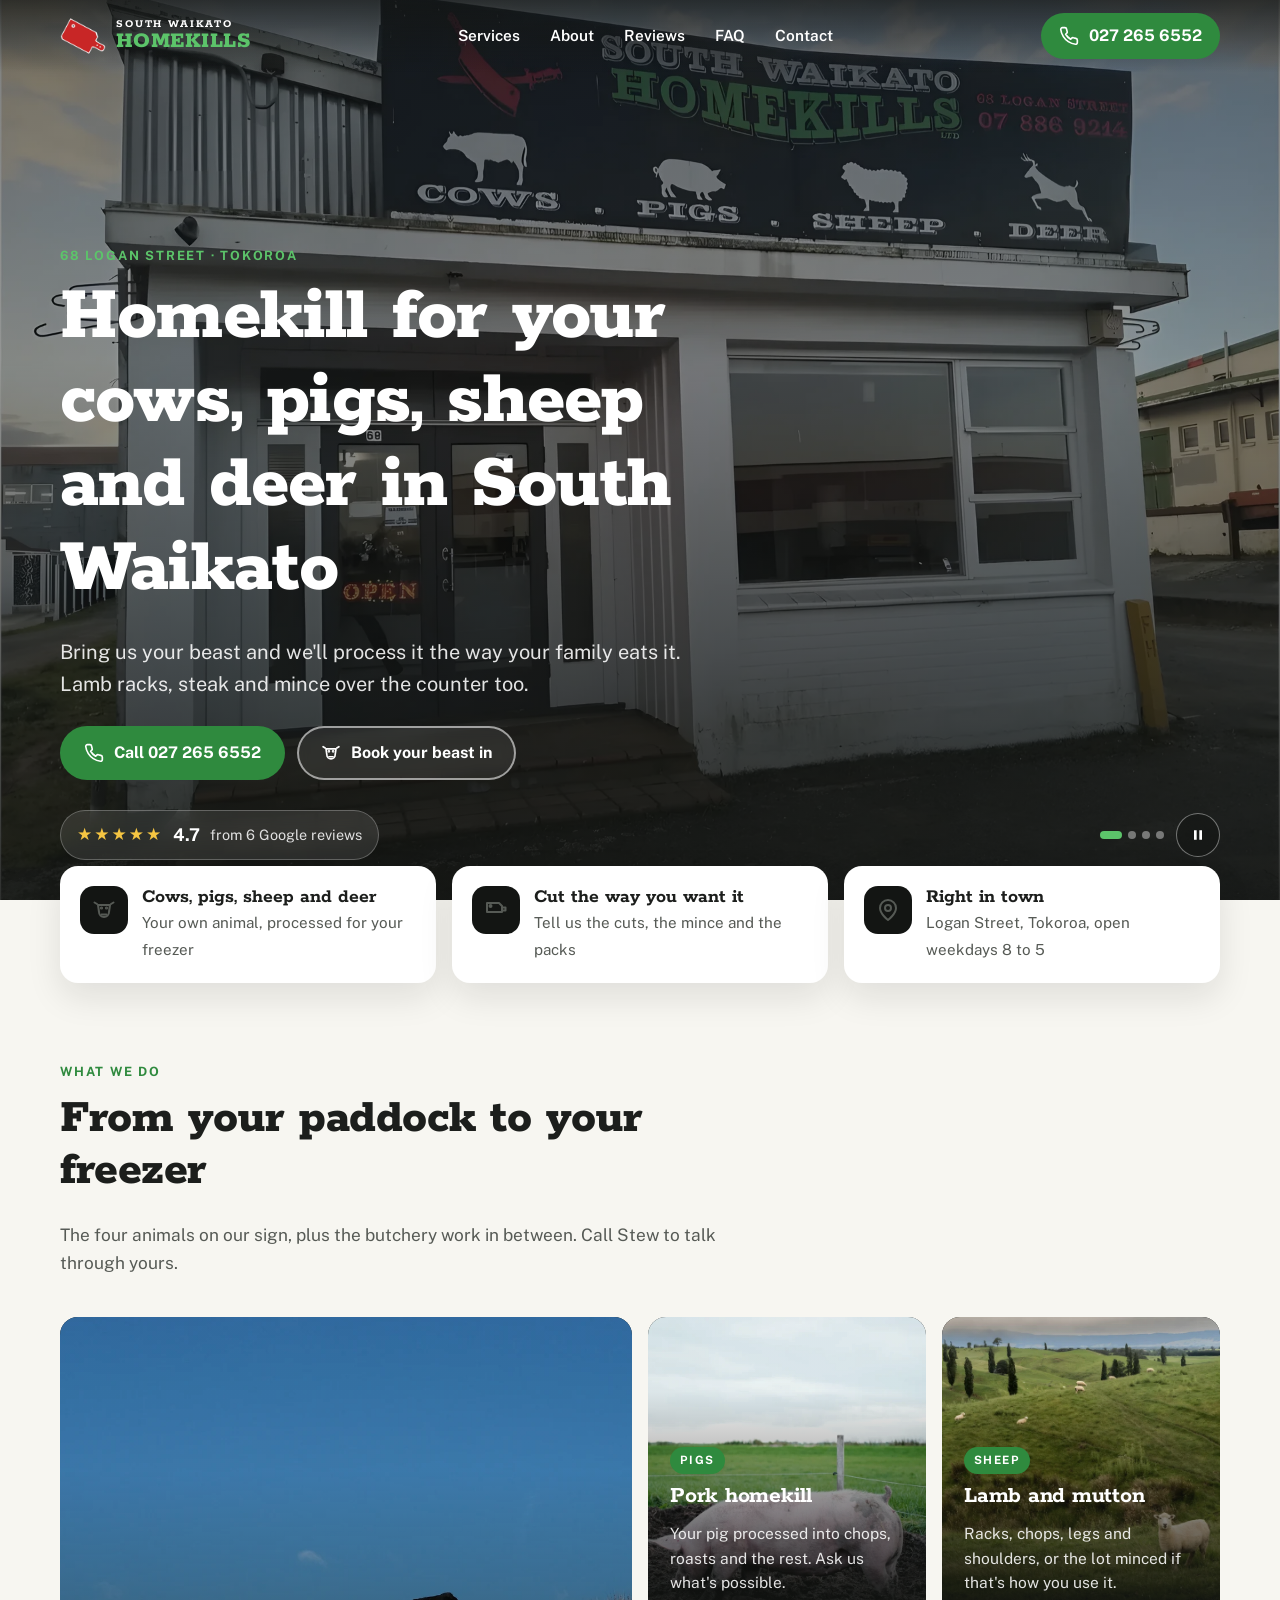
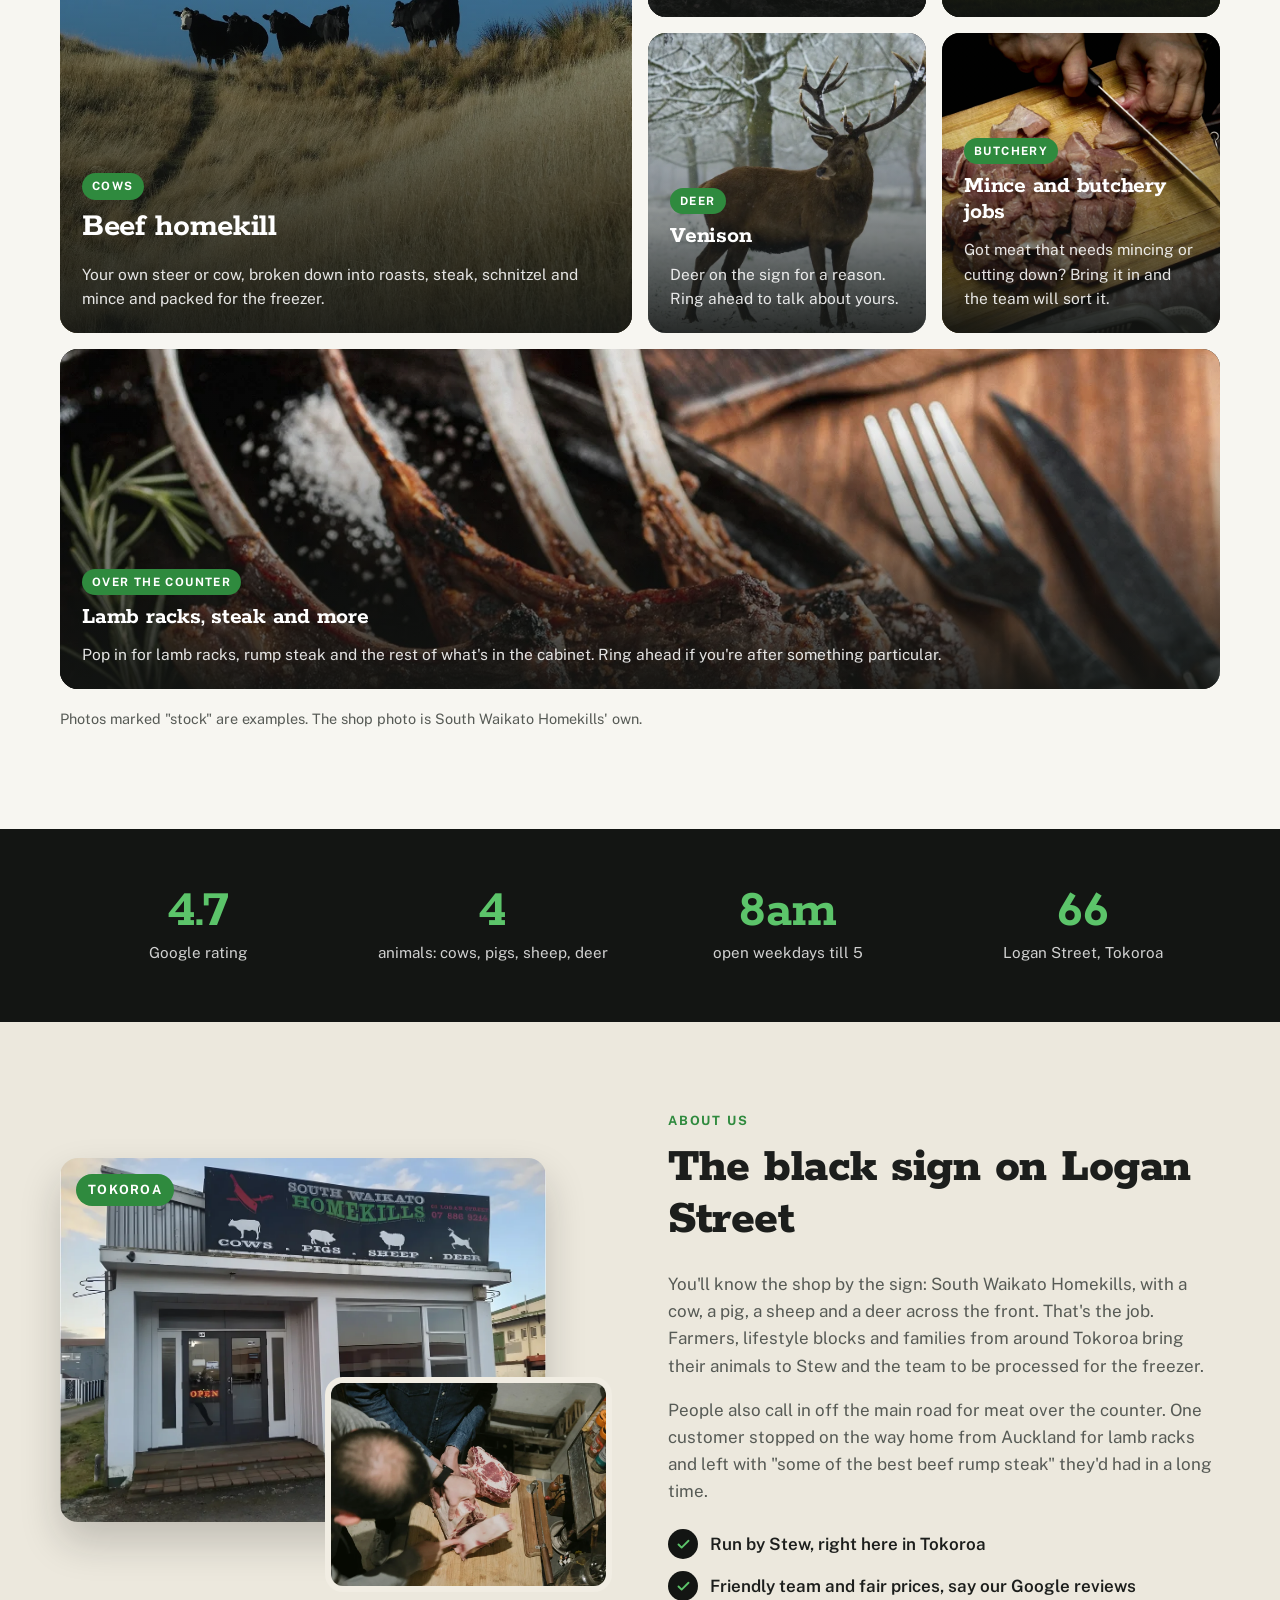
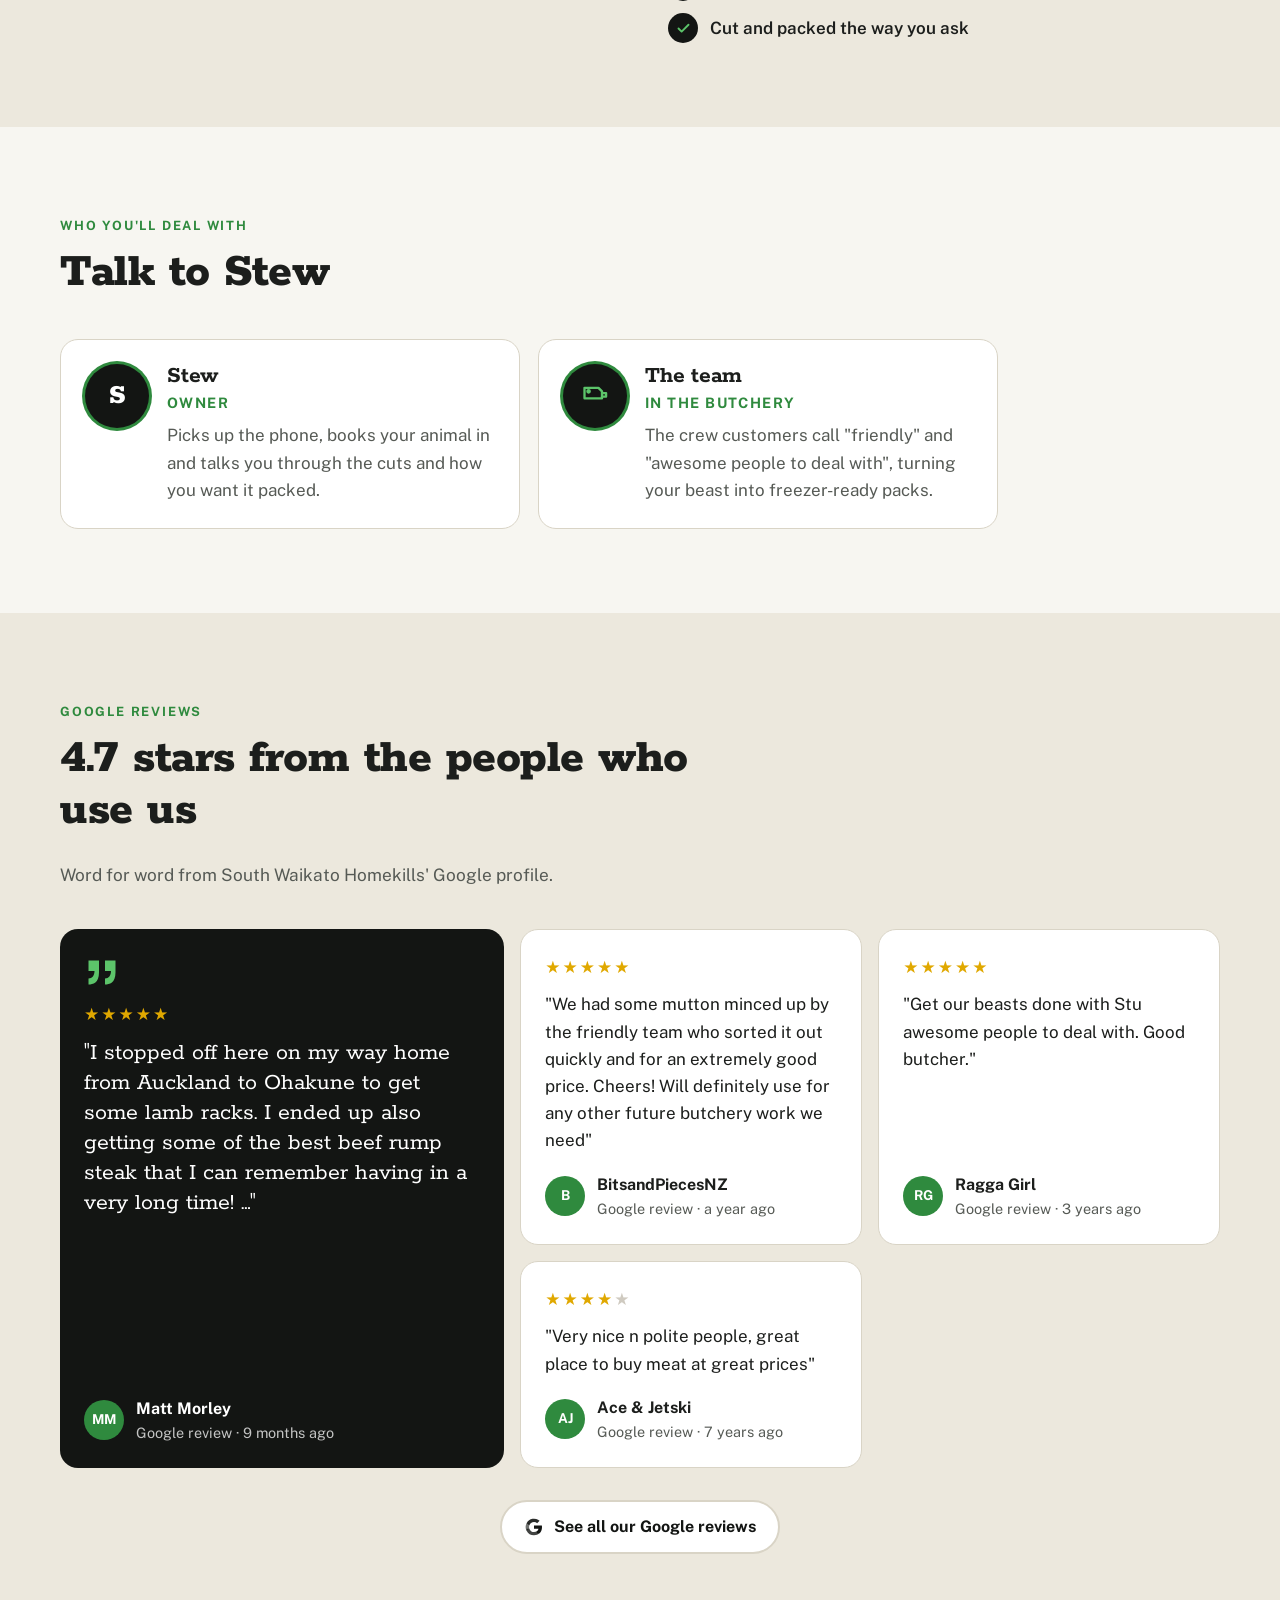
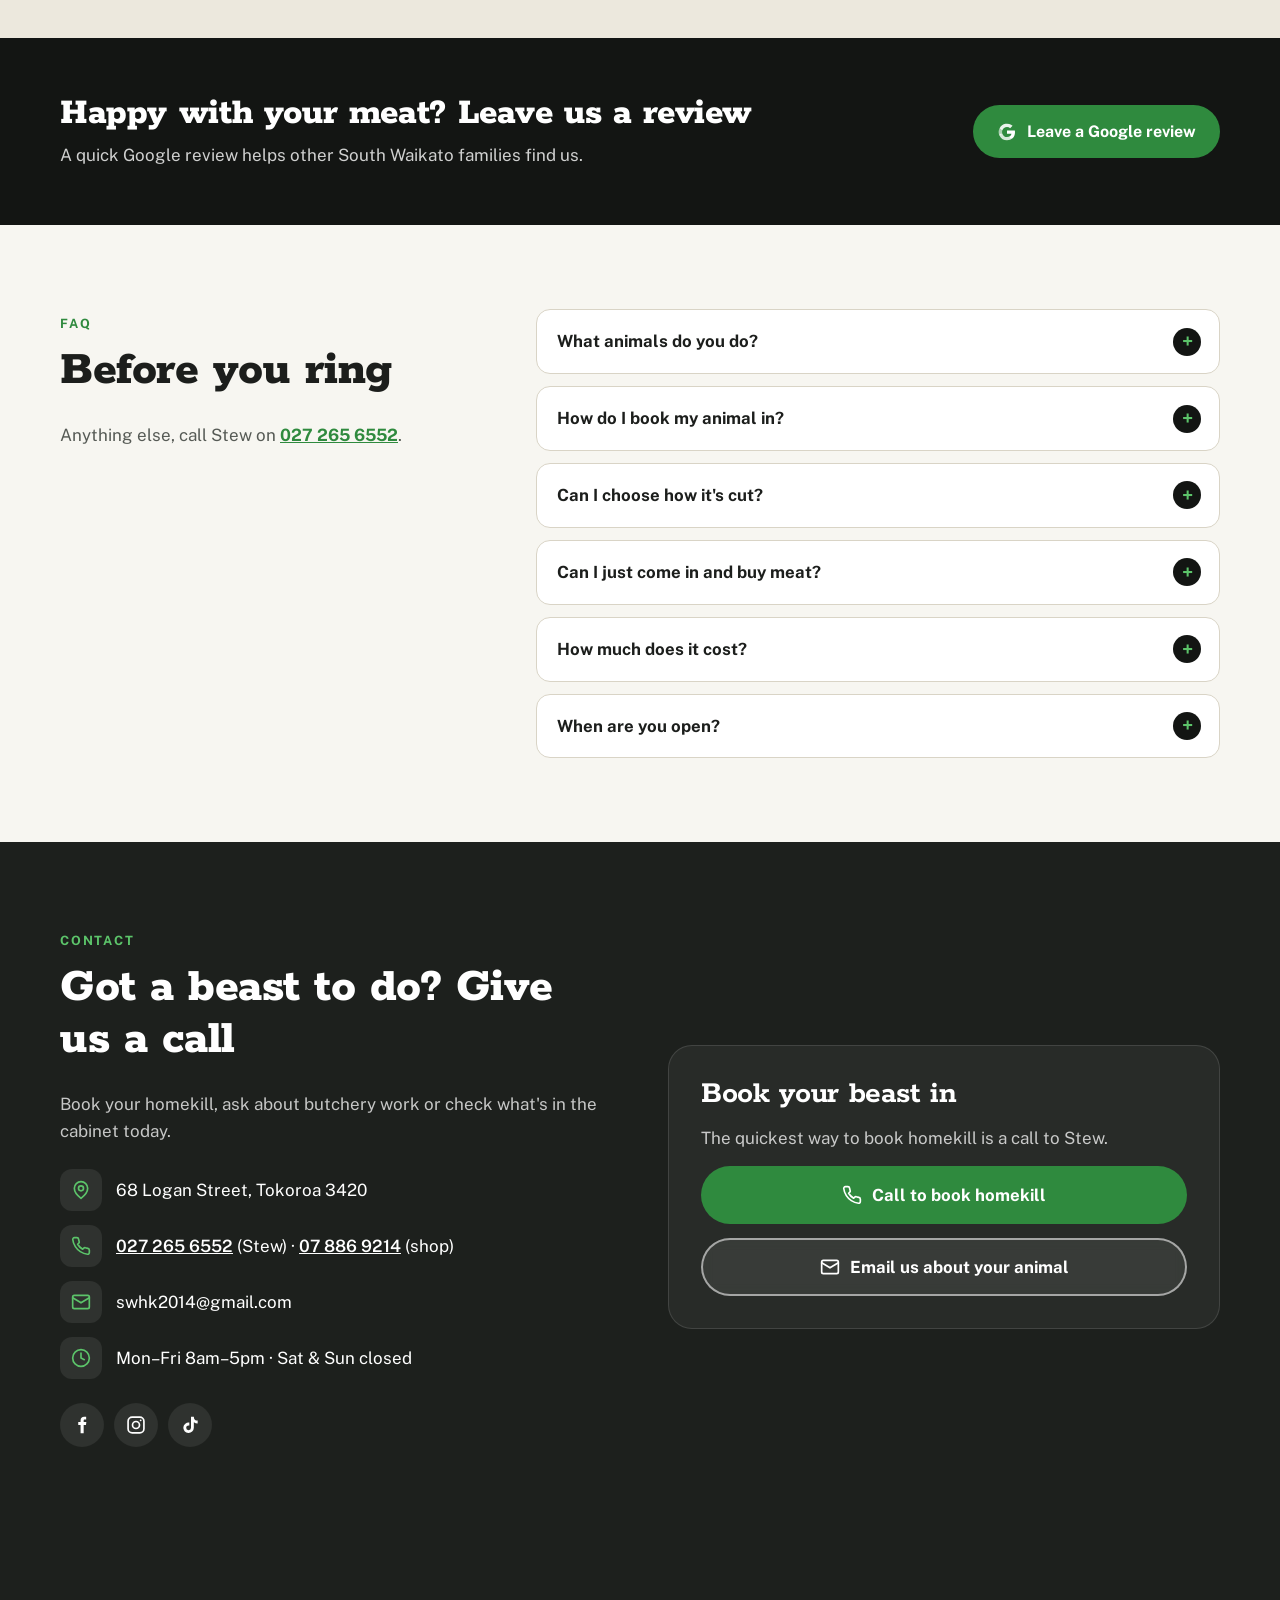
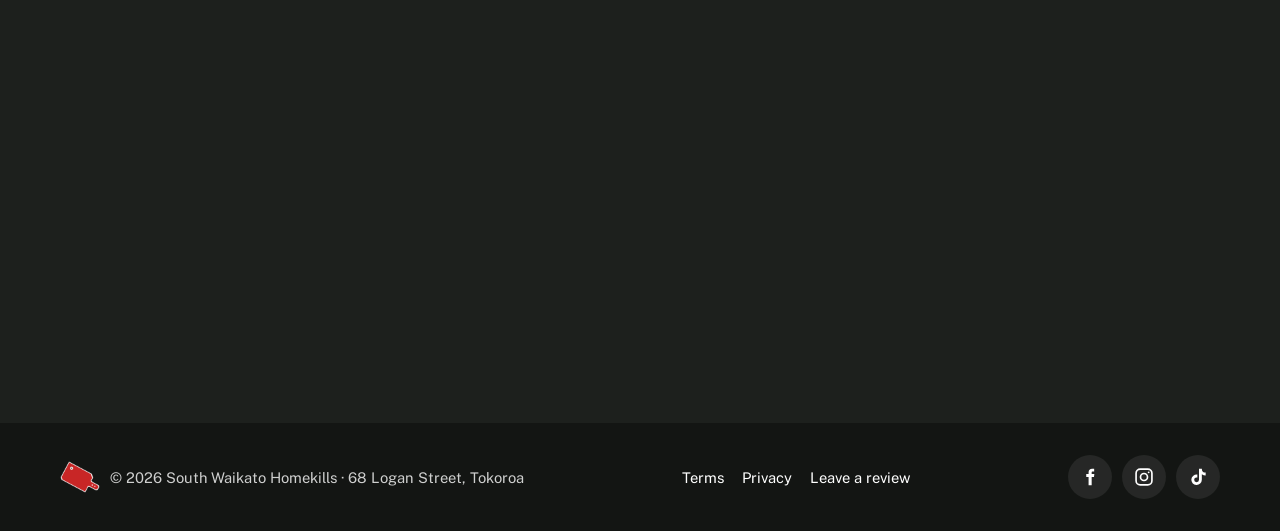
<file: index.html>
<!DOCTYPE html>
<html lang="en-NZ">
<head>
<meta charset="utf-8">
<meta name="viewport" content="width=device-width, initial-scale=1">
<meta name="robots" content="noindex">
<title>South Waikato Homekills | Homekill &amp; Butchery, Tokoroa</title>
<meta name="description" content="Homekill for cows, pigs, sheep and deer, with butchery and meat over the counter at 68 Logan Street, Tokoroa. Call Stew on 027 265 6552.">
<meta property="og:title" content="South Waikato Homekills | Homekill &amp; Butchery, Tokoroa">
<meta property="og:description" content="Cows, pigs, sheep and deer. Homekill and butchery at 68 Logan Street, Tokoroa.">
<meta property="og:image" content="https://south-waikato-homekills-demo.vercel.app/img/og-image.jpg">
<meta property="og:image:width" content="1200">
<meta property="og:image:height" content="630">
<meta property="og:type" content="website">
<link rel="icon" href="img/favicon.png" type="image/png">
<link rel="apple-touch-icon" href="img/apple-touch-icon.png">
<link rel="preconnect" href="https://fonts.googleapis.com">
<link rel="preconnect" href="https://fonts.gstatic.com" crossorigin>
<link href="https://fonts.googleapis.com/css2?family=Rokkitt:wght@600;700;800&family=Public+Sans:wght@400;500;600;700&display=swap" rel="stylesheet">
<link rel="preload" as="image" href="img/hero-1-1920.webp" imagesrcset="img/hero-1-1080.webp 1080w, img/hero-1-1920.webp 1920w, img/hero-1-3840.webp 3840w" imagesizes="100vw">
<script>document.documentElement.classList.add('js')</script>
<link rel="stylesheet" href="style.css">
</head>
<body>

<svg width="0" height="0" style="position:absolute" aria-hidden="true">
  <symbol id="i-phone" viewBox="0 0 24 24" fill="none" stroke="currentColor" stroke-width="2" stroke-linecap="round" stroke-linejoin="round"><path d="M22 16.9v3a2 2 0 0 1-2.2 2 19.8 19.8 0 0 1-8.6-3.1 19.5 19.5 0 0 1-6-6A19.8 19.8 0 0 1 2.1 4.2 2 2 0 0 1 4.1 2h3a2 2 0 0 1 2 1.7c.1 1 .4 1.9.7 2.8a2 2 0 0 1-.5 2.1L8 9.9a16 16 0 0 0 6 6l1.3-1.3a2 2 0 0 1 2.1-.4c.9.3 1.8.6 2.8.7a2 2 0 0 1 1.7 2z"/></symbol>
  <symbol id="i-mail" viewBox="0 0 24 24" fill="none" stroke="currentColor" stroke-width="2" stroke-linecap="round" stroke-linejoin="round"><rect x="2" y="4" width="20" height="16" rx="2"/><path d="m22 7-10 6L2 7"/></symbol>
  <symbol id="i-pin" viewBox="0 0 24 24" fill="none" stroke="currentColor" stroke-width="2" stroke-linecap="round" stroke-linejoin="round"><path d="M20 10c0 6-8 12-8 12s-8-6-8-12a8 8 0 0 1 16 0z"/><circle cx="12" cy="10" r="3"/></symbol>
  <symbol id="i-clock" viewBox="0 0 24 24" fill="none" stroke="currentColor" stroke-width="2" stroke-linecap="round" stroke-linejoin="round"><circle cx="12" cy="12" r="10"/><path d="M12 6v6l4 2"/></symbol>
  <symbol id="i-check" viewBox="0 0 24 24" fill="none" stroke="currentColor" stroke-width="3" stroke-linecap="round" stroke-linejoin="round"><path d="M20 6 9 17l-5-5"/></symbol>
  <symbol id="i-cleaver" viewBox="0 0 24 24" fill="none" stroke="currentColor" stroke-width="2" stroke-linecap="round" stroke-linejoin="round"><path d="M3 5h12l3 3v6H3z"/><path d="M18 9.5h3.5v3H18"/><circle cx="6.5" cy="8" r="1"/></symbol>
  <symbol id="i-cow" viewBox="0 0 24 24" fill="none" stroke="currentColor" stroke-width="2" stroke-linecap="round" stroke-linejoin="round"><path d="M5 6 2.5 4.5M19 6l2.5-1.5"/><path d="M6 7h12l-1 7a5 5 0 0 1-10 0z"/><path d="M9.5 16.5h5"/><circle cx="9.5" cy="10" r=".6" fill="currentColor"/><circle cx="14.5" cy="10" r=".6" fill="currentColor"/></symbol>
  <symbol id="i-freezer" viewBox="0 0 24 24" fill="none" stroke="currentColor" stroke-width="2" stroke-linecap="round" stroke-linejoin="round"><rect x="5" y="2" width="14" height="20" rx="2"/><path d="M5 9h14M8 5v1.5M8 12v3"/></symbol>
  <symbol id="i-quote" viewBox="0 0 24 24" fill="currentColor"><path d="M3 21c3 0 7-1 7-8V5H3v7h4c0 3-1.5 5-4 5v4zm11 0c3 0 7-1 7-8V5h-7v7h4c0 3-1.5 5-4 5v4z"/></symbol>
  <symbol id="i-play" viewBox="0 0 24 24" fill="currentColor"><path d="M8 5v14l11-7z"/></symbol>
  <symbol id="i-pause" viewBox="0 0 24 24" fill="currentColor"><path d="M6 5h4v14H6zM14 5h4v14h-4z"/></symbol>
  <symbol id="i-google" viewBox="0 0 24 24" fill="currentColor"><path d="M21.6 12.2c0-.7-.1-1.4-.2-2H12v3.8h5.4a4.6 4.6 0 0 1-2 3v2.5h3.2c1.9-1.7 3-4.3 3-7.3z"/><path d="M12 22c2.7 0 5-.9 6.6-2.4l-3.2-2.5c-.9.6-2 1-3.4 1-2.6 0-4.8-1.8-5.6-4.1H3.1v2.6A10 10 0 0 0 12 22z" opacity=".8"/><path d="M6.4 14c-.2-.6-.3-1.3-.3-2s.1-1.4.3-2V7.4H3.1a10 10 0 0 0 0 9.2z" opacity=".6"/><path d="M12 6c1.5 0 2.8.5 3.8 1.5l2.9-2.9A10 10 0 0 0 3.1 7.4L6.4 10C7.2 7.7 9.4 6 12 6z" opacity=".9"/></symbol>
  <symbol id="i-fb" viewBox="0 0 24 24" fill="currentColor"><path d="M14 8.5V6.8c0-.8.2-1.3 1.4-1.3H17V2.2c-.3 0-1.3-.1-2.5-.1-2.5 0-4.2 1.5-4.2 4.3v2.1H7.5V12h2.8v10H14V12h2.8l.4-3.5z"/></symbol>
  <symbol id="i-ig" viewBox="0 0 24 24" fill="none" stroke="currentColor" stroke-width="2"><rect x="2.5" y="2.5" width="19" height="19" rx="5"/><circle cx="12" cy="12" r="4.2"/><circle cx="17.6" cy="6.4" r="1.1" fill="currentColor" stroke="none"/></symbol>
  <symbol id="i-tt" viewBox="0 0 24 24" fill="currentColor"><path d="M16.6 2h-3.4v13.4a2.9 2.9 0 1 1-2.9-2.9c.3 0 .6 0 .9.1V9.1a6.3 6.3 0 1 0 5.4 6.3V8.6a8 8 0 0 0 4.6 1.5V6.7a4.7 4.7 0 0 1-4.6-4.7z"/></symbol>
</svg>

<a class="skip" href="#services">Skip to content</a>

<!-- 1. NAV -->
<header class="nav" id="nav">
  <div class="wrap">
    <a href="#top" class="logo" aria-label="South Waikato Homekills, back to top">
      <img src="img/logo-mark.png" alt="" width="960" height="960">
      <span><small>South Waikato</small>Homekills</span>
    </a>
    <ul class="nav-links" id="navLinks">
      <li><a href="#services">Services</a></li>
      <li><a href="#about">About</a></li>
      <li><a href="#reviews">Reviews</a></li>
      <li><a href="#faq">FAQ</a></li>
      <li><a href="#contact">Contact</a></li>
    </ul>
    <div class="nav-right">
      <a class="btn btn-primary nav-call" href="tel:+64272656552"><svg class="icon" aria-hidden="true"><use href="#i-phone"/></svg><span class="label">027 265 6552</span><span class="sr">Call 027 265 6552</span></a>
      <button class="burger" id="burger" aria-label="Open menu" aria-expanded="false" aria-controls="navLinks">
        <svg viewBox="0 0 24 24" fill="none" stroke="currentColor" stroke-width="2.4" stroke-linecap="round" aria-hidden="true"><path d="M3 6h18M3 12h18M3 18h18"/></svg>
      </button>
    </div>
  </div>
</header>

<main id="top">

<!-- 2. HERO -->
<section class="hero" aria-label="Introduction">
  <div class="hero-slides" id="heroSlides">
    <img class="active" src="img/hero-1-1920.webp" srcset="img/hero-1-1080.webp 1080w, img/hero-1-1920.webp 1920w, img/hero-1-3840.webp 3840w" sizes="100vw" alt="The South Waikato Homekills shop on Logan Street, Tokoroa, with its cows, pigs, sheep and deer sign" width="1920" height="1548" fetchpriority="high">
    <img src="img/hero-2-1920.webp" srcset="img/hero-2-1080.webp 1080w, img/hero-2-1920.webp 1920w, img/hero-2-3840.webp 3840w" sizes="100vw" alt="Sheep grazing on rolling green hills (stock photo)" width="1920" height="1198" loading="lazy">
    <img src="img/hero-3-1920.webp" srcset="img/hero-3-1080.webp 1080w, img/hero-3-1920.webp 1920w, img/hero-3-3840.webp 3840w" sizes="100vw" alt="Raw beef cuts laid out on a dark board (stock photo)" width="1920" height="1290" loading="lazy">
    <img src="img/hero-4-1920.webp" srcset="img/hero-4-1080.webp 1080w, img/hero-4-1920.webp 1920w, img/hero-4-3840.webp 3840w" sizes="100vw" alt="Beef cattle in a green paddock (stock photo)" width="1920" height="1276" loading="lazy">
  </div>
  <div class="wrap">
    <span class="eyebrow pop">68 Logan Street · Tokoroa</span>
    <h1 class="pop">Homekill for your cows, pigs, sheep and deer in South Waikato</h1>
    <p class="lead pop">Bring us your beast and we'll process it the way your family eats it. Lamb racks, steak and mince over the counter too.</p>
    <div class="hero-ctas pop">
      <a class="btn btn-primary" href="tel:+64272656552"><svg class="icon" aria-hidden="true"><use href="#i-phone"/></svg>Call 027 265 6552</a>
      <a class="btn btn-ghost" href="#contact"><svg class="icon" aria-hidden="true"><use href="#i-cow"/></svg>Book your beast in</a>
    </div>
    <div class="hero-foot pop">
      <a class="rating" href="https://maps.google.com/?cid=4845682185986041628" target="_blank" rel="noopener" aria-label="Rated 4.7 from 6 Google reviews, opens Google">
        <span class="stars" aria-hidden="true">★★★★★</span><b>4.7</b><small>from 6 Google reviews</small>
      </a>
      <div class="hero-controls">
        <div class="slide-dots" id="dots" aria-hidden="true"><span class="on"></span><span></span><span></span><span></span></div>
        <button class="slide-toggle" id="slideToggle" type="button" aria-pressed="false" aria-label="Pause slideshow"><svg class="i-pause" aria-hidden="true"><use href="#i-pause"/></svg><svg class="i-play" aria-hidden="true"><use href="#i-play"/></svg></button>
      </div>
    </div>
  </div>
</section>

<!-- 3. TRUST -->
<section class="trust" aria-label="Why use South Waikato Homekills">
  <div class="wrap trust-grid">
    <div class="trust-item pop"><span class="ti"><svg class="icon" aria-hidden="true"><use href="#i-cow"/></svg></span><div><strong>Cows, pigs, sheep and deer</strong><span>Your own animal, processed for your freezer</span></div></div>
    <div class="trust-item pop"><span class="ti"><svg class="icon" aria-hidden="true"><use href="#i-cleaver"/></svg></span><div><strong>Cut the way you want it</strong><span>Tell us the cuts, the mince and the packs</span></div></div>
    <div class="trust-item pop"><span class="ti"><svg class="icon" aria-hidden="true"><use href="#i-pin"/></svg></span><div><strong>Right in town</strong><span>Logan Street, Tokoroa, open weekdays 8 to 5</span></div></div>
  </div>
</section>

<!-- 4. SERVICES -->
<section id="services" class="services">
  <div class="wrap">
    <div class="section-head">
      <span class="eyebrow pop">What we do</span>
      <h2 class="pop">From your paddock to your freezer</h2>
      <p class="pop">The four animals on our sign, plus the butchery work in between. Call Stew to talk through yours.</p>
    </div>
    <div class="bento">
      <article class="svc big pop"><div class="img"><img src="img/p-cows-1920.webp" srcset="img/p-cows-1080.webp 1080w, img/p-cows-1920.webp 1920w" sizes="(max-width:700px) 100vw, 50vw" alt="Black beef cattle on a grassy hill (stock photo)" width="1920" height="1920" loading="lazy"></div><div class="body"><span class="tag">Cows</span><h3>Beef homekill</h3><p>Your own steer or cow, broken down into roasts, steak, schnitzel and mince and packed for the freezer.</p></div></article>
      <article class="svc pop"><div class="img"><img src="img/p-pig-1920.webp" srcset="img/p-pig-1080.webp 1080w, img/p-pig-1920.webp 1920w" sizes="(max-width:700px) 100vw, 25vw" alt="A pig rooting in a paddock beside a wire fence (stock photo)" width="1920" height="1280" loading="lazy"></div><div class="body"><span class="tag">Pigs</span><h3>Pork homekill</h3><p>Your pig processed into chops, roasts and the rest. Ask us what's possible.</p></div></article>
      <article class="svc pop"><div class="img"><img src="img/hero-2-1080.webp" srcset="img/hero-2-1080.webp 1080w, img/hero-2-1920.webp 1920w" sizes="(max-width:700px) 100vw, 25vw" alt="Sheep on green hills (stock photo)" width="1080" height="674" loading="lazy"></div><div class="body"><span class="tag">Sheep</span><h3>Lamb and mutton</h3><p>Racks, chops, legs and shoulders, or the lot minced if that's how you use it.</p></div></article>
      <article class="svc pop"><div class="img"><img src="img/p-deer-1920.webp" srcset="img/p-deer-1080.webp 1080w, img/p-deer-1920.webp 1920w" sizes="(max-width:700px) 100vw, 25vw" alt="A red deer stag in a winter field (stock photo)" width="1920" height="1280" loading="lazy"></div><div class="body"><span class="tag">Deer</span><h3>Venison</h3><p>Deer on the sign for a reason. Ring ahead to talk about yours.</p></div></article>
      <article class="svc pop"><div class="img"><img src="img/p-mince-1920.webp" srcset="img/p-mince-1080.webp 1080w, img/p-mince-1920.webp 1920w" sizes="(max-width:700px) 100vw, 25vw" alt="Diced meat being cut on a wooden board (stock photo)" width="1920" height="1280" loading="lazy"></div><div class="body"><span class="tag">Butchery</span><h3>Mince and butchery jobs</h3><p>Got meat that needs mincing or cutting down? Bring it in and the team will sort it.</p></div></article>
      <article class="svc full pop"><div class="img"><img src="img/p-lamb-1920.webp" srcset="img/p-lamb-1080.webp 1080w, img/p-lamb-1920.webp 1920w" sizes="100vw" alt="Cooked lamb rack cutlets on a board (stock photo)" width="1281" height="1920" loading="lazy"></div><div class="body"><span class="tag">Over the counter</span><h3>Lamb racks, steak and more</h3><p>Pop in for lamb racks, rump steak and the rest of what's in the cabinet. Ring ahead if you're after something particular.</p></div></article>
    </div>
    <p class="note pop">Photos marked "stock" are examples. The shop photo is South Waikato Homekills' own.</p>
  </div>
</section>

<!-- STATS -->
<section class="stats" aria-label="At a glance">
  <div class="wrap stats-grid pop">
    <div class="stat"><b>4.7</b><span>Google rating</span></div>
    <div class="stat"><b data-count="4">4</b><span>animals: cows, pigs, sheep, deer</span></div>
    <div class="stat"><b>8am</b><span>open weekdays till 5</span></div>
    <div class="stat"><b data-count="68">68</b><span>Logan Street, Tokoroa</span></div>
  </div>
</section>

<!-- 5. ABOUT -->
<section id="about" class="about">
  <div class="wrap split">
    <div class="collage pop">
      <img class="c1" src="img/hero-1-1920.webp" srcset="img/hero-1-1080.webp 1080w, img/hero-1-1920.webp 1920w" sizes="(max-width:900px) 80vw, 460px" alt="South Waikato Homekills shopfront at 68 Logan Street" width="1920" height="1548" loading="lazy">
      <img class="c2" src="img/p-prep-1920.webp" srcset="img/p-prep-1080.webp 1080w, img/p-prep-1920.webp 1920w" sizes="(max-width:900px) 50vw, 280px" alt="A butcher breaking down a cut of beef (stock photo)" width="1920" height="1280" loading="lazy">
      <div class="corner-tag">Tokoroa</div>
    </div>
    <div>
      <span class="eyebrow pop">About us</span>
      <h2 class="pop">The black sign on Logan Street</h2>
      <p class="muted pop">You'll know the shop by the sign: South Waikato Homekills, with a cow, a pig, a sheep and a deer across the front. That's the job. Farmers, lifestyle blocks and families from around Tokoroa bring their animals to Stew and the team to be processed for the freezer.</p>
      <p class="muted pop">People also call in off the main road for meat over the counter. One customer stopped on the way home from Auckland for lamb racks and left with "some of the best beef rump steak" they'd had in a long time.</p>
      <ul class="checklist pop">
        <li><span class="ck"><svg aria-hidden="true"><use href="#i-check"/></svg></span>Run by Stew, right here in Tokoroa</li>
        <li><span class="ck"><svg aria-hidden="true"><use href="#i-check"/></svg></span>Friendly team and fair prices, say our Google reviews</li>
        <li><span class="ck"><svg aria-hidden="true"><use href="#i-check"/></svg></span>Cut and packed the way you ask</li>
      </ul>
    </div>
  </div>
</section>

<!-- 6. TEAM -->
<section id="team" class="team">
  <div class="wrap">
    <div class="section-head">
      <span class="eyebrow pop">Who you'll deal with</span>
      <h2 class="pop">Talk to Stew</h2>
    </div>
    <div class="team-grid">
      <div class="team-card pop"><div class="avatar">S</div><div><h3>Stew</h3><p class="role">Owner</p><p>Picks up the phone, books your animal in and talks you through the cuts and how you want it packed.</p></div></div>
      <div class="team-card pop"><div class="avatar avatar-team"><svg aria-hidden="true"><use href="#i-cleaver"/></svg></div><div><h3>The team</h3><p class="role">In the butchery</p><p>The crew customers call "friendly" and "awesome people to deal with", turning your beast into freezer-ready packs.</p></div></div>
    </div>
  </div>
</section>

<!-- 7. REVIEWS -->
<section id="reviews" class="reviews">
  <div class="wrap">
    <div class="section-head">
      <span class="eyebrow pop">Google reviews</span>
      <h2 class="pop">4.7 stars from the people who use us</h2>
      <p class="pop">Word for word from South Waikato Homekills' Google profile.</p>
    </div>
    <div class="review-grid">
      <article class="review feature pop"><svg class="quote" aria-hidden="true"><use href="#i-quote"/></svg><div class="stars" aria-label="5 out of 5 stars">★★★★★</div><p>"I stopped off here on my way home from Auckland to Ohakune to get some lamb racks. I ended up also getting some of the best beef rump steak that I can remember having in a very long time! …"</p><footer><span class="mini">MM</span><span><strong>Matt Morley</strong>Google review · 9 months ago</span></footer></article>
      <article class="review pop"><div class="stars" aria-label="5 out of 5 stars">★★★★★</div><p>"We had some mutton minced up by the friendly team who sorted it out quickly and for an extremely good price. Cheers! Will definitely use for any other future butchery work we need"</p><footer><span class="mini">B</span><span><strong>BitsandPiecesNZ</strong>Google review · a year ago</span></footer></article>
      <article class="review pop"><div class="stars" aria-label="5 out of 5 stars">★★★★★</div><p>"Get our beasts done with Stu awesome people to deal with. Good butcher."</p><footer><span class="mini">RG</span><span><strong>Ragga Girl</strong>Google review · 3 years ago</span></footer></article>
      <article class="review pop"><div class="stars" aria-label="4 out of 5 stars">★★★★<span class="dim">★</span></div><p>"Very nice n polite people, great place to buy meat at great prices"</p><footer><span class="mini">AJ</span><span><strong>Ace &amp; Jetski</strong>Google review · 7 years ago</span></footer></article>
    </div>
    <div class="center-cta pop"><a class="btn btn-soft" href="https://maps.google.com/?cid=4845682185986041628" target="_blank" rel="noopener"><svg class="icon" aria-hidden="true"><use href="#i-google"/></svg>See all our Google reviews</a></div>
  </div>
</section>

<!-- 8. LEAVE A REVIEW -->
<section class="leave" aria-label="Leave a review">
  <div class="wrap leave-box pop">
    <div><h2>Happy with your meat? Leave us a review</h2><p>A quick Google review helps other South Waikato families find us.</p></div>
    <a class="btn btn-primary" href="https://search.google.com/local/writereview?placeid=ChIJVyuXCpZBbG0RHOciTkZSP0M" target="_blank" rel="noopener"><svg class="icon" aria-hidden="true"><use href="#i-google"/></svg>Leave a Google review</a>
  </div>
</section>

<!-- 9. FAQ -->
<section id="faq" class="faq">
  <div class="wrap faq-wrap">
    <div><span class="eyebrow pop">FAQ</span><h2 class="pop">Before you ring</h2><p class="muted pop">Anything else, call Stew on <a href="tel:+64272656552">027 265 6552</a>.</p></div>
    <div class="faq-list pop">
      <details><summary>What animals do you do?</summary><p>Cows, pigs, sheep and deer. Give us a ring to book yours in and talk through what you've got.</p></details>
      <details><summary>How do I book my animal in?</summary><p>Call Stew on 027 265 6552 during the week. Have the animal type, roughly how many and where it is ready, and we'll sort a time that suits.</p></details>
      <details><summary>Can I choose how it's cut?</summary><p>Yes. Tell us the cuts, what you'd like minced and how you want it packed, and we'll process it to suit. If you're not sure, ask and we'll talk you through it.</p></details>
      <details><summary>Can I just come in and buy meat?</summary><p>Yes. Customers call in for lamb racks, steak and more. Ring ahead if you're after something particular so we can check what's in.</p></details>
      <details><summary>How much does it cost?</summary><p>It depends on the animal and what you want done, so call us for a price before you book in.</p></details>
      <details><summary>When are you open?</summary><p>Monday to Friday, 8am to 5pm. We're closed on weekends.</p></details>
    </div>
  </div>
</section>

<!-- 10. CONTACT -->
<section id="contact" class="contact">
  <div class="wrap split">
    <div>
      <span class="eyebrow pop">Contact</span>
      <h2 class="pop">Got a beast to do? Give us a call</h2>
      <p class="muted pop">Book your homekill, ask about butchery work or check what's in the cabinet today.</p>
      <ul class="contact-rows pop">
        <li><span class="ic"><svg aria-hidden="true"><use href="#i-pin"/></svg></span><span>68 Logan Street, Tokoroa 3420</span></li>
        <li><span class="ic"><svg aria-hidden="true"><use href="#i-phone"/></svg></span><span><a href="tel:+64272656552">027 265 6552</a> (Stew) · <a href="tel:+6478869214">07 886 9214</a> (shop)</span></li>
        <li><span class="ic"><svg aria-hidden="true"><use href="#i-mail"/></svg></span><span id="emailText" data-email-text>swhk2014 [at] gmail.com</span></li>
        <li><span class="ic"><svg aria-hidden="true"><use href="#i-clock"/></svg></span><span>Mon–Fri 8am–5pm · Sat &amp; Sun closed</span></li>
      </ul>
      <div class="socials pop">
        <a href="https://www.facebook.com/search/top?q=South%20Waikato%20Homekills" target="_blank" rel="noopener" aria-label="Search Facebook for South Waikato Homekills"><svg aria-hidden="true"><use href="#i-fb"/></svg></a>
        <a href="https://www.instagram.com/explore/search/keyword/?q=South%20Waikato%20Homekills" target="_blank" rel="noopener" aria-label="Search Instagram for South Waikato Homekills"><svg aria-hidden="true"><use href="#i-ig"/></svg></a>
        <a href="https://www.tiktok.com/search?q=South%20Waikato%20Homekills" target="_blank" rel="noopener" aria-label="Search TikTok for South Waikato Homekills"><svg aria-hidden="true"><use href="#i-tt"/></svg></a>
      </div>
    </div>
    <div class="contact-card pop">
      <h3>Book your beast in</h3>
      <p>The quickest way to book homekill is a call to Stew.</p>
      <a class="btn btn-primary" href="tel:+64272656552"><svg class="icon" aria-hidden="true"><use href="#i-phone"/></svg>Call to book homekill</a>
      <a class="btn btn-ghost" href="#" data-gmail data-user="swhk2014" data-domain="gmail.com" data-su="Homekill%20enquiry" data-body="Hi%20Stew%2C%0A%0AI'd%20like%20to%20book%20in%3A%0AAnimal%20(cow%2C%20pig%2C%20sheep%20or%20deer)%3A%0AHow%20many%3A%0AWhere%20it%20is%3A%0A%0AThanks"><svg class="icon" aria-hidden="true"><use href="#i-mail"/></svg>Email us about your animal</a>
    </div>
  </div>
</section>

<!-- 11. MAP -->
<section class="map" aria-label="Map">
  <div class="wrap">
    <iframe title="Map to South Waikato Homekills, Logan Street, Tokoroa" src="https://www.google.com/maps?q=South+Waikato+Homekills,+Logan+Street,+Tokoroa+3420&amp;output=embed" loading="lazy" referrerpolicy="no-referrer-when-downgrade"></iframe>
  </div>
</section>

</main>

<!-- 12. FOOTER -->
<footer class="footer">
  <div class="wrap">
    <div class="foot-brand"><img src="img/logo-mark.png" alt="" width="960" height="960"><span>© <span id="year">2026</span> South Waikato Homekills · 68 Logan Street, Tokoroa</span></div>
    <div class="footer-links">
      <a href="terms.html">Terms</a>
      <a href="privacy.html">Privacy</a>
      <a href="https://search.google.com/local/writereview?placeid=ChIJVyuXCpZBbG0RHOciTkZSP0M" target="_blank" rel="noopener">Leave a review</a>
    </div>
    <div class="socials">
      <a href="https://www.facebook.com/search/top?q=South%20Waikato%20Homekills" target="_blank" rel="noopener" aria-label="Search Facebook for South Waikato Homekills"><svg aria-hidden="true"><use href="#i-fb"/></svg></a>
      <a href="https://www.instagram.com/explore/search/keyword/?q=South%20Waikato%20Homekills" target="_blank" rel="noopener" aria-label="Search Instagram for South Waikato Homekills"><svg aria-hidden="true"><use href="#i-ig"/></svg></a>
      <a href="https://www.tiktok.com/search?q=South%20Waikato%20Homekills" target="_blank" rel="noopener" aria-label="Search TikTok for South Waikato Homekills"><svg aria-hidden="true"><use href="#i-tt"/></svg></a>
    </div>
  </div>
</footer>

<script src="script.js"></script>
</body>
</html>
</file>
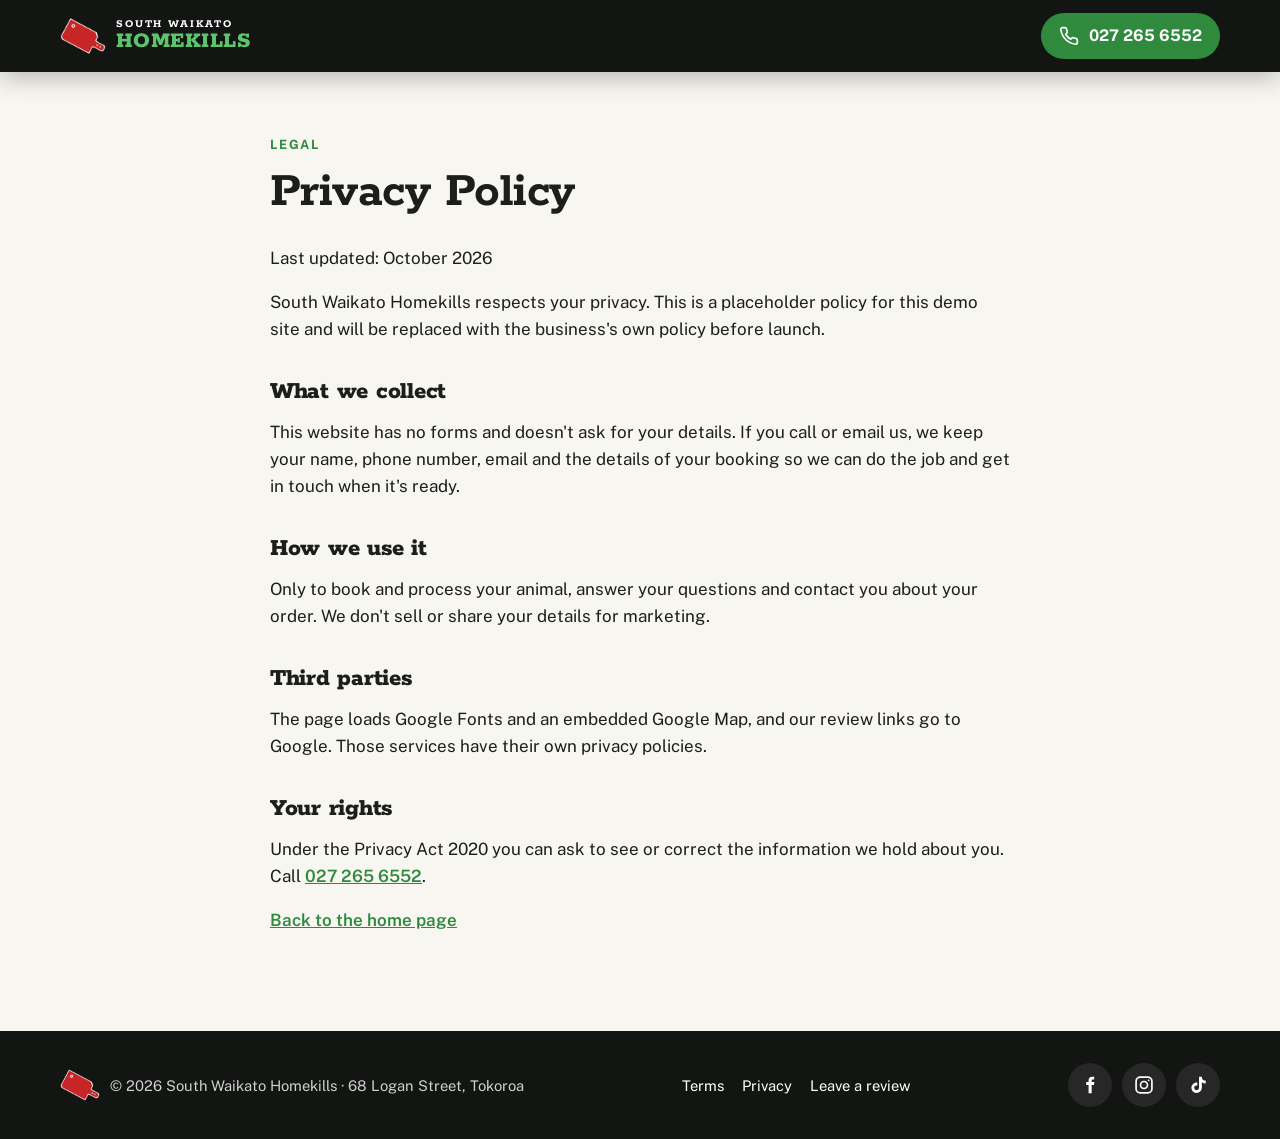
<file: privacy.html>
<!DOCTYPE html>
<html lang="en-NZ">
<head>
<meta charset="utf-8">
<meta name="viewport" content="width=device-width, initial-scale=1">
<meta name="robots" content="noindex">
<title>Privacy | South Waikato Homekills, Tokoroa</title>
<meta name="description" content="Homekill for cows, pigs, sheep and deer, with butchery and meat over the counter at 68 Logan Street, Tokoroa. Call Stew on 027 265 6552.">
<meta property="og:title" content="South Waikato Homekills | Homekill &amp; Butchery, Tokoroa">
<meta property="og:description" content="Cows, pigs, sheep and deer. Homekill and butchery at 68 Logan Street, Tokoroa.">
<meta property="og:image" content="https://south-waikato-homekills-demo.vercel.app/img/og-image.jpg">
<meta property="og:image:width" content="1200">
<meta property="og:image:height" content="630">
<meta property="og:type" content="website">
<link rel="icon" href="img/favicon.png" type="image/png">
<link rel="apple-touch-icon" href="img/apple-touch-icon.png">
<link rel="preconnect" href="https://fonts.googleapis.com">
<link rel="preconnect" href="https://fonts.gstatic.com" crossorigin>
<link href="https://fonts.googleapis.com/css2?family=Rokkitt:wght@600;700;800&family=Public+Sans:wght@400;500;600;700&display=swap" rel="stylesheet">
<script>document.documentElement.classList.add('js')</script>
<link rel="stylesheet" href="style.css">
</head>
<body>
<svg width="0" height="0" style="position:absolute" aria-hidden="true">
  <symbol id="i-phone" viewBox="0 0 24 24" fill="none" stroke="currentColor" stroke-width="2" stroke-linecap="round" stroke-linejoin="round"><path d="M22 16.9v3a2 2 0 0 1-2.2 2 19.8 19.8 0 0 1-8.6-3.1 19.5 19.5 0 0 1-6-6A19.8 19.8 0 0 1 2.1 4.2 2 2 0 0 1 4.1 2h3a2 2 0 0 1 2 1.7c.1 1 .4 1.9.7 2.8a2 2 0 0 1-.5 2.1L8 9.9a16 16 0 0 0 6 6l1.3-1.3a2 2 0 0 1 2.1-.4c.9.3 1.8.6 2.8.7a2 2 0 0 1 1.7 2z"/></symbol>
  <symbol id="i-mail" viewBox="0 0 24 24" fill="none" stroke="currentColor" stroke-width="2" stroke-linecap="round" stroke-linejoin="round"><rect x="2" y="4" width="20" height="16" rx="2"/><path d="m22 7-10 6L2 7"/></symbol>
  <symbol id="i-pin" viewBox="0 0 24 24" fill="none" stroke="currentColor" stroke-width="2" stroke-linecap="round" stroke-linejoin="round"><path d="M20 10c0 6-8 12-8 12s-8-6-8-12a8 8 0 0 1 16 0z"/><circle cx="12" cy="10" r="3"/></symbol>
  <symbol id="i-clock" viewBox="0 0 24 24" fill="none" stroke="currentColor" stroke-width="2" stroke-linecap="round" stroke-linejoin="round"><circle cx="12" cy="12" r="10"/><path d="M12 6v6l4 2"/></symbol>
  <symbol id="i-check" viewBox="0 0 24 24" fill="none" stroke="currentColor" stroke-width="3" stroke-linecap="round" stroke-linejoin="round"><path d="M20 6 9 17l-5-5"/></symbol>
  <symbol id="i-cleaver" viewBox="0 0 24 24" fill="none" stroke="currentColor" stroke-width="2" stroke-linecap="round" stroke-linejoin="round"><path d="M3 5h12l3 3v6H3z"/><path d="M18 9.5h3.5v3H18"/><circle cx="6.5" cy="8" r="1"/></symbol>
  <symbol id="i-cow" viewBox="0 0 24 24" fill="none" stroke="currentColor" stroke-width="2" stroke-linecap="round" stroke-linejoin="round"><path d="M5 6 2.5 4.5M19 6l2.5-1.5"/><path d="M6 7h12l-1 7a5 5 0 0 1-10 0z"/><path d="M9.5 16.5h5"/><circle cx="9.5" cy="10" r=".6" fill="currentColor"/><circle cx="14.5" cy="10" r=".6" fill="currentColor"/></symbol>
  <symbol id="i-freezer" viewBox="0 0 24 24" fill="none" stroke="currentColor" stroke-width="2" stroke-linecap="round" stroke-linejoin="round"><rect x="5" y="2" width="14" height="20" rx="2"/><path d="M5 9h14M8 5v1.5M8 12v3"/></symbol>
  <symbol id="i-quote" viewBox="0 0 24 24" fill="currentColor"><path d="M3 21c3 0 7-1 7-8V5H3v7h4c0 3-1.5 5-4 5v4zm11 0c3 0 7-1 7-8V5h-7v7h4c0 3-1.5 5-4 5v4z"/></symbol>
  <symbol id="i-play" viewBox="0 0 24 24" fill="currentColor"><path d="M8 5v14l11-7z"/></symbol>
  <symbol id="i-pause" viewBox="0 0 24 24" fill="currentColor"><path d="M6 5h4v14H6zM14 5h4v14h-4z"/></symbol>
  <symbol id="i-google" viewBox="0 0 24 24" fill="currentColor"><path d="M21.6 12.2c0-.7-.1-1.4-.2-2H12v3.8h5.4a4.6 4.6 0 0 1-2 3v2.5h3.2c1.9-1.7 3-4.3 3-7.3z"/><path d="M12 22c2.7 0 5-.9 6.6-2.4l-3.2-2.5c-.9.6-2 1-3.4 1-2.6 0-4.8-1.8-5.6-4.1H3.1v2.6A10 10 0 0 0 12 22z" opacity=".8"/><path d="M6.4 14c-.2-.6-.3-1.3-.3-2s.1-1.4.3-2V7.4H3.1a10 10 0 0 0 0 9.2z" opacity=".6"/><path d="M12 6c1.5 0 2.8.5 3.8 1.5l2.9-2.9A10 10 0 0 0 3.1 7.4L6.4 10C7.2 7.7 9.4 6 12 6z" opacity=".9"/></symbol>
  <symbol id="i-fb" viewBox="0 0 24 24" fill="currentColor"><path d="M14 8.5V6.8c0-.8.2-1.3 1.4-1.3H17V2.2c-.3 0-1.3-.1-2.5-.1-2.5 0-4.2 1.5-4.2 4.3v2.1H7.5V12h2.8v10H14V12h2.8l.4-3.5z"/></symbol>
  <symbol id="i-ig" viewBox="0 0 24 24" fill="none" stroke="currentColor" stroke-width="2"><rect x="2.5" y="2.5" width="19" height="19" rx="5"/><circle cx="12" cy="12" r="4.2"/><circle cx="17.6" cy="6.4" r="1.1" fill="currentColor" stroke="none"/></symbol>
  <symbol id="i-tt" viewBox="0 0 24 24" fill="currentColor"><path d="M16.6 2h-3.4v13.4a2.9 2.9 0 1 1-2.9-2.9c.3 0 .6 0 .9.1V9.1a6.3 6.3 0 1 0 5.4 6.3V8.6a8 8 0 0 0 4.6 1.5V6.7a4.7 4.7 0 0 1-4.6-4.7z"/></symbol>
</svg>
<header class="nav solid scrolled" id="nav">
  <div class="wrap">
    <a href="index.html" class="logo" aria-label="South Waikato Homekills home"><img src="img/logo-mark.png" alt="" width="960" height="960"><span><small>South Waikato</small>Homekills</span></a>
    <div class="nav-right">
      <a class="btn btn-primary nav-call" href="tel:+64272656552"><svg class="icon" aria-hidden="true"><use href="#i-phone"/></svg><span class="label">027 265 6552</span><span class="sr">Call 027 265 6552</span></a>
    </div>
  </div>
</header>
<main class="legal">
  <div class="wrap">
    <span class="eyebrow">Legal</span>
    <h1>Privacy Policy</h1>
    <p>Last updated: October 2026</p>
    <p>South Waikato Homekills respects your privacy. This is a placeholder policy for this demo site and will be replaced with the business's own policy before launch.</p>
    <h2>What we collect</h2>
    <p>This website has no forms and doesn't ask for your details. If you call or email us, we keep your name, phone number, email and the details of your booking so we can do the job and get in touch when it's ready.</p>
    <h2>How we use it</h2>
    <p>Only to book and process your animal, answer your questions and contact you about your order. We don't sell or share your details for marketing.</p>
    <h2>Third parties</h2>
    <p>The page loads Google Fonts and an embedded Google Map, and our review links go to Google. Those services have their own privacy policies.</p>
    <h2>Your rights</h2>
    <p>Under the Privacy Act 2020 you can ask to see or correct the information we hold about you. Call <a href="tel:+64272656552">027 265 6552</a>.</p>
    <p><a href="index.html">Back to the home page</a></p>
  </div>
</main>
<footer class="footer">
  <div class="wrap">
    <div class="foot-brand"><img src="img/logo-mark.png" alt="" width="960" height="960"><span>© <span id="year">2026</span> South Waikato Homekills · 68 Logan Street, Tokoroa</span></div>
    <div class="footer-links">
      <a href="terms.html">Terms</a>
      <a href="privacy.html">Privacy</a>
      <a href="https://search.google.com/local/writereview?placeid=ChIJVyuXCpZBbG0RHOciTkZSP0M" target="_blank" rel="noopener">Leave a review</a>
    </div>
    <div class="socials">
      <a href="https://www.facebook.com/search/top?q=South%20Waikato%20Homekills" target="_blank" rel="noopener" aria-label="Search Facebook for South Waikato Homekills"><svg aria-hidden="true"><use href="#i-fb"/></svg></a>
      <a href="https://www.instagram.com/explore/search/keyword/?q=South%20Waikato%20Homekills" target="_blank" rel="noopener" aria-label="Search Instagram for South Waikato Homekills"><svg aria-hidden="true"><use href="#i-ig"/></svg></a>
      <a href="https://www.tiktok.com/search?q=South%20Waikato%20Homekills" target="_blank" rel="noopener" aria-label="Search TikTok for South Waikato Homekills"><svg aria-hidden="true"><use href="#i-tt"/></svg></a>
    </div>
  </div>
</footer>
<script>document.getElementById('year').textContent=new Date().getFullYear();</script>
</body>
</html>
</file>
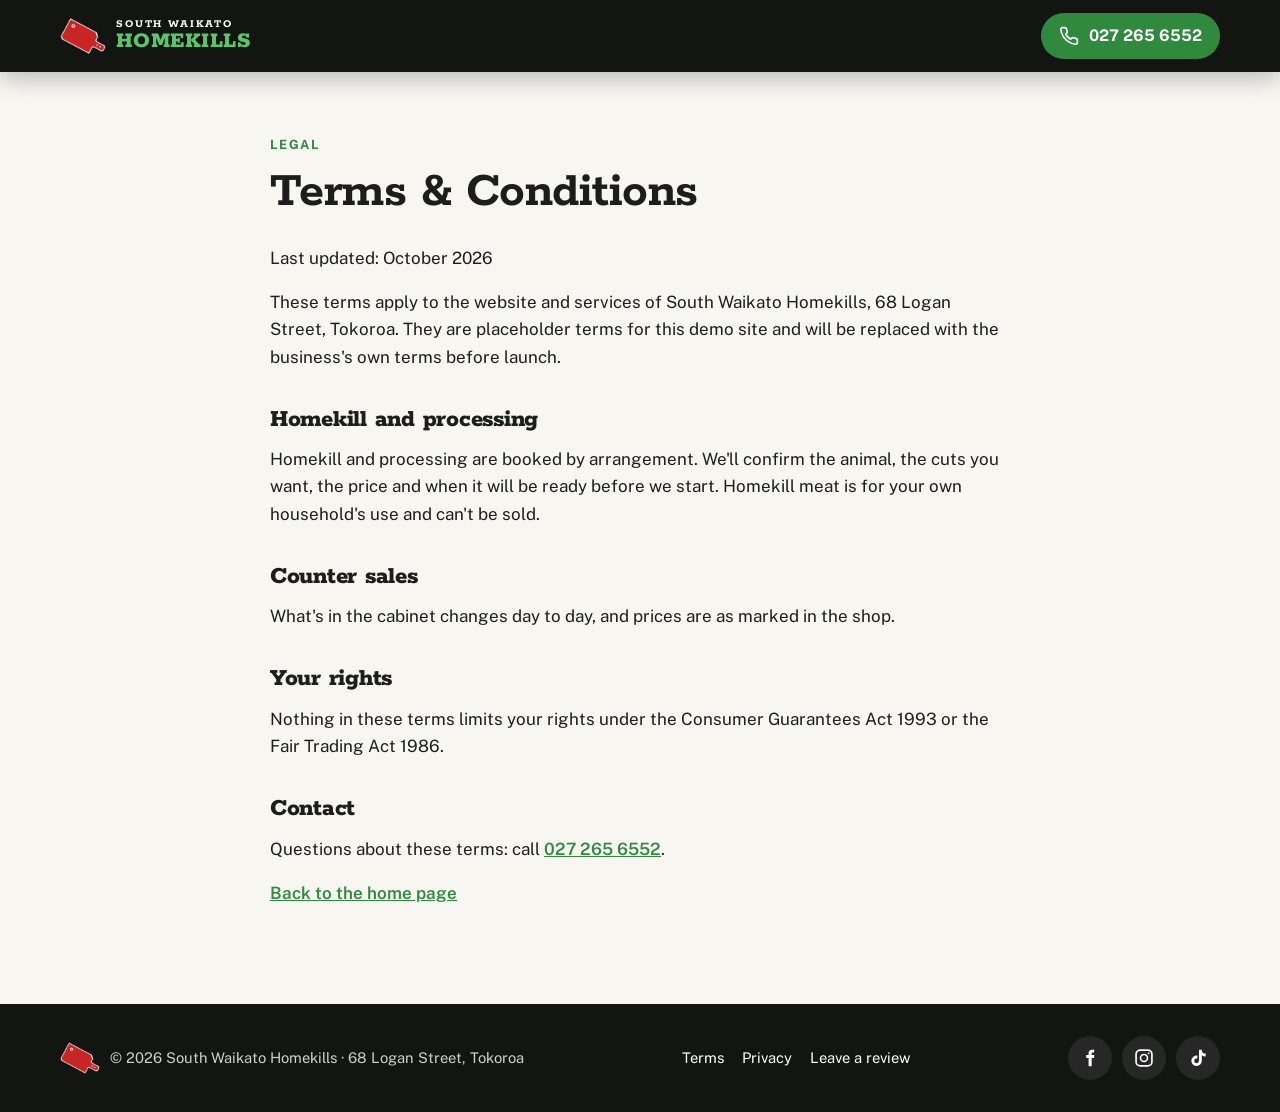
<file: terms.html>
<!DOCTYPE html>
<html lang="en-NZ">
<head>
<meta charset="utf-8">
<meta name="viewport" content="width=device-width, initial-scale=1">
<meta name="robots" content="noindex">
<title>Terms | South Waikato Homekills, Tokoroa</title>
<meta name="description" content="Homekill for cows, pigs, sheep and deer, with butchery and meat over the counter at 68 Logan Street, Tokoroa. Call Stew on 027 265 6552.">
<meta property="og:title" content="South Waikato Homekills | Homekill &amp; Butchery, Tokoroa">
<meta property="og:description" content="Cows, pigs, sheep and deer. Homekill and butchery at 68 Logan Street, Tokoroa.">
<meta property="og:image" content="https://south-waikato-homekills-demo.vercel.app/img/og-image.jpg">
<meta property="og:image:width" content="1200">
<meta property="og:image:height" content="630">
<meta property="og:type" content="website">
<link rel="icon" href="img/favicon.png" type="image/png">
<link rel="apple-touch-icon" href="img/apple-touch-icon.png">
<link rel="preconnect" href="https://fonts.googleapis.com">
<link rel="preconnect" href="https://fonts.gstatic.com" crossorigin>
<link href="https://fonts.googleapis.com/css2?family=Rokkitt:wght@600;700;800&family=Public+Sans:wght@400;500;600;700&display=swap" rel="stylesheet">
<script>document.documentElement.classList.add('js')</script>
<link rel="stylesheet" href="style.css">
</head>
<body>
<svg width="0" height="0" style="position:absolute" aria-hidden="true">
  <symbol id="i-phone" viewBox="0 0 24 24" fill="none" stroke="currentColor" stroke-width="2" stroke-linecap="round" stroke-linejoin="round"><path d="M22 16.9v3a2 2 0 0 1-2.2 2 19.8 19.8 0 0 1-8.6-3.1 19.5 19.5 0 0 1-6-6A19.8 19.8 0 0 1 2.1 4.2 2 2 0 0 1 4.1 2h3a2 2 0 0 1 2 1.7c.1 1 .4 1.9.7 2.8a2 2 0 0 1-.5 2.1L8 9.9a16 16 0 0 0 6 6l1.3-1.3a2 2 0 0 1 2.1-.4c.9.3 1.8.6 2.8.7a2 2 0 0 1 1.7 2z"/></symbol>
  <symbol id="i-mail" viewBox="0 0 24 24" fill="none" stroke="currentColor" stroke-width="2" stroke-linecap="round" stroke-linejoin="round"><rect x="2" y="4" width="20" height="16" rx="2"/><path d="m22 7-10 6L2 7"/></symbol>
  <symbol id="i-pin" viewBox="0 0 24 24" fill="none" stroke="currentColor" stroke-width="2" stroke-linecap="round" stroke-linejoin="round"><path d="M20 10c0 6-8 12-8 12s-8-6-8-12a8 8 0 0 1 16 0z"/><circle cx="12" cy="10" r="3"/></symbol>
  <symbol id="i-clock" viewBox="0 0 24 24" fill="none" stroke="currentColor" stroke-width="2" stroke-linecap="round" stroke-linejoin="round"><circle cx="12" cy="12" r="10"/><path d="M12 6v6l4 2"/></symbol>
  <symbol id="i-check" viewBox="0 0 24 24" fill="none" stroke="currentColor" stroke-width="3" stroke-linecap="round" stroke-linejoin="round"><path d="M20 6 9 17l-5-5"/></symbol>
  <symbol id="i-cleaver" viewBox="0 0 24 24" fill="none" stroke="currentColor" stroke-width="2" stroke-linecap="round" stroke-linejoin="round"><path d="M3 5h12l3 3v6H3z"/><path d="M18 9.5h3.5v3H18"/><circle cx="6.5" cy="8" r="1"/></symbol>
  <symbol id="i-cow" viewBox="0 0 24 24" fill="none" stroke="currentColor" stroke-width="2" stroke-linecap="round" stroke-linejoin="round"><path d="M5 6 2.5 4.5M19 6l2.5-1.5"/><path d="M6 7h12l-1 7a5 5 0 0 1-10 0z"/><path d="M9.5 16.5h5"/><circle cx="9.5" cy="10" r=".6" fill="currentColor"/><circle cx="14.5" cy="10" r=".6" fill="currentColor"/></symbol>
  <symbol id="i-freezer" viewBox="0 0 24 24" fill="none" stroke="currentColor" stroke-width="2" stroke-linecap="round" stroke-linejoin="round"><rect x="5" y="2" width="14" height="20" rx="2"/><path d="M5 9h14M8 5v1.5M8 12v3"/></symbol>
  <symbol id="i-quote" viewBox="0 0 24 24" fill="currentColor"><path d="M3 21c3 0 7-1 7-8V5H3v7h4c0 3-1.5 5-4 5v4zm11 0c3 0 7-1 7-8V5h-7v7h4c0 3-1.5 5-4 5v4z"/></symbol>
  <symbol id="i-play" viewBox="0 0 24 24" fill="currentColor"><path d="M8 5v14l11-7z"/></symbol>
  <symbol id="i-pause" viewBox="0 0 24 24" fill="currentColor"><path d="M6 5h4v14H6zM14 5h4v14h-4z"/></symbol>
  <symbol id="i-google" viewBox="0 0 24 24" fill="currentColor"><path d="M21.6 12.2c0-.7-.1-1.4-.2-2H12v3.8h5.4a4.6 4.6 0 0 1-2 3v2.5h3.2c1.9-1.7 3-4.3 3-7.3z"/><path d="M12 22c2.7 0 5-.9 6.6-2.4l-3.2-2.5c-.9.6-2 1-3.4 1-2.6 0-4.8-1.8-5.6-4.1H3.1v2.6A10 10 0 0 0 12 22z" opacity=".8"/><path d="M6.4 14c-.2-.6-.3-1.3-.3-2s.1-1.4.3-2V7.4H3.1a10 10 0 0 0 0 9.2z" opacity=".6"/><path d="M12 6c1.5 0 2.8.5 3.8 1.5l2.9-2.9A10 10 0 0 0 3.1 7.4L6.4 10C7.2 7.7 9.4 6 12 6z" opacity=".9"/></symbol>
  <symbol id="i-fb" viewBox="0 0 24 24" fill="currentColor"><path d="M14 8.5V6.8c0-.8.2-1.3 1.4-1.3H17V2.2c-.3 0-1.3-.1-2.5-.1-2.5 0-4.2 1.5-4.2 4.3v2.1H7.5V12h2.8v10H14V12h2.8l.4-3.5z"/></symbol>
  <symbol id="i-ig" viewBox="0 0 24 24" fill="none" stroke="currentColor" stroke-width="2"><rect x="2.5" y="2.5" width="19" height="19" rx="5"/><circle cx="12" cy="12" r="4.2"/><circle cx="17.6" cy="6.4" r="1.1" fill="currentColor" stroke="none"/></symbol>
  <symbol id="i-tt" viewBox="0 0 24 24" fill="currentColor"><path d="M16.6 2h-3.4v13.4a2.9 2.9 0 1 1-2.9-2.9c.3 0 .6 0 .9.1V9.1a6.3 6.3 0 1 0 5.4 6.3V8.6a8 8 0 0 0 4.6 1.5V6.7a4.7 4.7 0 0 1-4.6-4.7z"/></symbol>
</svg>
<header class="nav solid scrolled" id="nav">
  <div class="wrap">
    <a href="index.html" class="logo" aria-label="South Waikato Homekills home"><img src="img/logo-mark.png" alt="" width="960" height="960"><span><small>South Waikato</small>Homekills</span></a>
    <div class="nav-right">
      <a class="btn btn-primary nav-call" href="tel:+64272656552"><svg class="icon" aria-hidden="true"><use href="#i-phone"/></svg><span class="label">027 265 6552</span><span class="sr">Call 027 265 6552</span></a>
    </div>
  </div>
</header>
<main class="legal">
  <div class="wrap">
    <span class="eyebrow">Legal</span>
    <h1>Terms &amp; Conditions</h1>
    <p>Last updated: October 2026</p>
    <p>These terms apply to the website and services of South Waikato Homekills, 68 Logan Street, Tokoroa. They are placeholder terms for this demo site and will be replaced with the business's own terms before launch.</p>
    <h2>Homekill and processing</h2>
    <p>Homekill and processing are booked by arrangement. We'll confirm the animal, the cuts you want, the price and when it will be ready before we start. Homekill meat is for your own household's use and can't be sold.</p>
    <h2>Counter sales</h2>
    <p>What's in the cabinet changes day to day, and prices are as marked in the shop.</p>
    <h2>Your rights</h2>
    <p>Nothing in these terms limits your rights under the Consumer Guarantees Act 1993 or the Fair Trading Act 1986.</p>
    <h2>Contact</h2>
    <p>Questions about these terms: call <a href="tel:+64272656552">027 265 6552</a>.</p>
    <p><a href="index.html">Back to the home page</a></p>
  </div>
</main>
<footer class="footer">
  <div class="wrap">
    <div class="foot-brand"><img src="img/logo-mark.png" alt="" width="960" height="960"><span>© <span id="year">2026</span> South Waikato Homekills · 68 Logan Street, Tokoroa</span></div>
    <div class="footer-links">
      <a href="terms.html">Terms</a>
      <a href="privacy.html">Privacy</a>
      <a href="https://search.google.com/local/writereview?placeid=ChIJVyuXCpZBbG0RHOciTkZSP0M" target="_blank" rel="noopener">Leave a review</a>
    </div>
    <div class="socials">
      <a href="https://www.facebook.com/search/top?q=South%20Waikato%20Homekills" target="_blank" rel="noopener" aria-label="Search Facebook for South Waikato Homekills"><svg aria-hidden="true"><use href="#i-fb"/></svg></a>
      <a href="https://www.instagram.com/explore/search/keyword/?q=South%20Waikato%20Homekills" target="_blank" rel="noopener" aria-label="Search Instagram for South Waikato Homekills"><svg aria-hidden="true"><use href="#i-ig"/></svg></a>
      <a href="https://www.tiktok.com/search?q=South%20Waikato%20Homekills" target="_blank" rel="noopener" aria-label="Search TikTok for South Waikato Homekills"><svg aria-hidden="true"><use href="#i-tt"/></svg></a>
    </div>
  </div>
</footer>
<script>document.getElementById('year').textContent=new Date().getFullYear();</script>
</body>
</html>
</file>
<file: style.css>
/* South Waikato Homekills: balanced template, sign black + sign green */
:root{
  --ink:#131513;          /* sign black, dark anchor */
  --ink-2:#1d201d;
  --green:#2f8a3e;        /* accent, from the HOMEKILLS lettering */
  --green-bright:#5cc46a; /* accent on dark backgrounds */
  --paper:#f7f6f1;
  --bone:#ece8dd;
  --text:#1c1e1c;
  --muted:#565a55;
  --line:#d9d4c6;
  --radius:18px;
  --display:'Rokkitt',Georgia,serif;
  --body:'Public Sans',system-ui,sans-serif;
}
*,*::before,*::after{box-sizing:border-box}
html{scroll-behavior:smooth;-webkit-text-size-adjust:100%}
@media (prefers-reduced-motion:reduce){html{scroll-behavior:auto}}
body{margin:0;font-family:var(--body);font-size:17px;line-height:1.6;color:var(--text);background:var(--paper);overflow-x:hidden}
img{max-width:100%;height:auto;display:block;image-orientation:from-image}
a{color:inherit}
h1,h2,h3{font-family:var(--display);line-height:1.05;margin:0 0 .5em;letter-spacing:-.01em}
h2{font-size:clamp(2rem,4.5vw,3.1rem);font-weight:800}
h3{font-size:1.5rem;font-weight:700}
p{margin:0 0 1em}
.wrap{width:100%;max-width:1200px;margin:0 auto;padding:0 20px}
.sr{position:absolute;width:1px;height:1px;overflow:hidden;clip:rect(0 0 0 0);white-space:nowrap}
.skip{position:absolute;left:-999px;top:8px;background:#fff;color:var(--ink);padding:10px 14px;border-radius:8px;z-index:100}
.skip:focus{left:8px}
:focus-visible{outline:3px solid var(--green-bright);outline-offset:3px;border-radius:6px}
.icon{width:20px;height:20px;flex:none}
.eyebrow{display:inline-block;font-weight:700;font-size:.8rem;letter-spacing:.14em;text-transform:uppercase;color:var(--green);margin-bottom:.8em}
.muted{color:var(--muted)}
section{padding:84px 0}
.section-head{max-width:680px;margin-bottom:40px}
.section-head p{color:var(--muted);font-size:1.08rem}

/* Buttons */
.btn{display:inline-flex;align-items:center;justify-content:center;gap:10px;min-height:50px;padding:12px 22px;border-radius:999px;font-weight:700;font-size:1rem;text-decoration:none;border:2px solid transparent;transition:transform .2s cubic-bezier(.3,1.6,.5,1),background .2s,border-color .2s;cursor:pointer}
.btn:hover{transform:translateY(-2px)}
.btn-primary{background:var(--green);color:#fff}
.btn-primary:hover{background:#26763a}
.btn-ghost{background:rgba(255,255,255,.08);color:#fff;border-color:rgba(255,255,255,.55);backdrop-filter:blur(6px);-webkit-backdrop-filter:blur(6px)}
.btn-ghost:hover{border-color:#fff;background:rgba(255,255,255,.16)}
.btn-soft{background:#fff;color:var(--ink);border-color:var(--line)}

/* Nav */
.nav{position:fixed;inset:0 0 auto;z-index:50;transition:background .3s,box-shadow .3s;background:linear-gradient(rgba(19,21,19,.7),rgba(19,21,19,0))}
.nav.scrolled{background:rgba(19,21,19,.96);box-shadow:0 6px 24px rgba(0,0,0,.25)}
.nav .wrap{display:flex;align-items:center;justify-content:space-between;gap:12px;height:72px}
.logo{display:flex;align-items:center;gap:10px;text-decoration:none;color:#fff;min-width:0}
.logo img{width:46px;height:46px}
.logo span{font-family:var(--display);font-weight:800;font-size:1.45rem;line-height:.95;color:var(--green-bright);text-transform:uppercase;letter-spacing:.02em}
.logo small{display:block;font-size:.72rem;color:#fff;letter-spacing:.16em;font-weight:700}
.nav-links{display:flex;gap:26px;list-style:none;margin:0;padding:0}
.nav-links a{color:#fff;text-decoration:none;font-weight:600;font-size:.96rem;padding:8px 2px}
.nav-links a:hover{color:var(--green-bright)}
.nav-right{display:flex;align-items:center;gap:8px}
.nav-call{min-height:44px;padding:8px 16px}
.burger{display:none;width:46px;height:46px;border:0;border-radius:12px;background:rgba(255,255,255,.12);color:#fff;cursor:pointer;padding:11px}
@media (max-width:900px){
  .burger{display:inline-flex}
  .nav-call .label{display:none}
  .nav-call{width:46px;height:46px;padding:0;border-radius:12px}
  .nav-links{position:absolute;top:72px;left:12px;right:12px;flex-direction:column;gap:0;background:var(--ink);border-radius:16px;padding:8px;box-shadow:0 20px 40px rgba(0,0,0,.35);display:none}
  .nav-links.open{display:flex}
  .nav-links a{display:block;padding:14px 16px;border-radius:10px}
  .nav-links a:hover{background:rgba(255,255,255,.06)}
}

/* Hero */
.hero{position:relative;min-height:100svh;display:flex;align-items:flex-end;padding:120px 0 40px;background:var(--ink);color:#fff;overflow:hidden}
.hero-slides,.hero-slides img{position:absolute;inset:0;width:100%;height:100%}
.hero-slides img{object-fit:cover;opacity:0;transition:opacity 1.4s ease;filter:saturate(.85) contrast(1.05)}
.hero-slides img.active{opacity:1}
.hero-slides::after{content:"";position:absolute;inset:0;background:linear-gradient(180deg,rgba(19,21,19,.55) 0%,rgba(19,21,19,.45) 40%,rgba(19,21,19,.88) 100%)}
.hero .wrap{position:relative;z-index:2}
.hero .eyebrow{color:var(--green-bright)}
.hero h1{font-size:clamp(2.4rem,7vw,5rem);font-weight:800;max-width:15ch;margin-bottom:.3em}
.hero .lead{font-size:clamp(1.05rem,2vw,1.25rem);max-width:40rem;color:rgba(255,255,255,.88)}
.hero-ctas{display:flex;flex-wrap:wrap;gap:12px;margin:26px 0 30px}
.hero-foot{display:flex;flex-wrap:wrap;align-items:center;justify-content:space-between;gap:16px}
.rating{display:inline-flex;align-items:center;gap:10px;padding:10px 16px;border-radius:999px;text-decoration:none;color:#fff;background:rgba(255,255,255,.1);border:1px solid rgba(255,255,255,.25);backdrop-filter:blur(10px);-webkit-backdrop-filter:blur(10px)}
.rating .stars{color:#f5c542;letter-spacing:2px}
.rating b{font-size:1.1rem}
.rating small{color:rgba(255,255,255,.85);font-size:.9rem}
.hero-controls{display:flex;align-items:center;gap:12px}
.slide-dots{display:flex;gap:6px}
.slide-dots span{width:8px;height:8px;border-radius:50%;background:rgba(255,255,255,.4);transition:width .3s,background .3s}
.slide-dots span.on{width:22px;border-radius:6px;background:var(--green-bright)}
.slide-toggle{width:44px;height:44px;border-radius:50%;border:1px solid rgba(255,255,255,.4);background:rgba(19,21,19,.5);color:#fff;display:grid;place-items:center;cursor:pointer}
.slide-toggle svg{width:16px;height:16px}
.slide-toggle .i-play{display:none}
.slide-toggle[aria-pressed="true"] .i-play{display:block}
.slide-toggle[aria-pressed="true"] .i-pause{display:none}

/* Trust */
.trust{padding:0;background:var(--paper)}
.trust-grid{display:grid;grid-template-columns:repeat(3,1fr);gap:16px;transform:translateY(-34px)}
.trust-item{display:flex;gap:14px;align-items:flex-start;background:#fff;border-radius:var(--radius);padding:20px;box-shadow:0 14px 34px rgba(19,21,19,.1)}
.trust-item strong{display:block;font-family:var(--display);font-size:1.25rem;line-height:1.15}
.trust-item span{color:var(--muted);font-size:.95rem}
.ti{width:48px;height:48px;border-radius:14px;background:var(--ink);color:var(--green-bright);display:grid;place-items:center;flex:none}
.ti .icon{width:24px;height:24px}

/* Services bento */
.services{padding-top:40px}
.bento{display:grid;grid-template-columns:repeat(4,1fr);gap:16px}
.svc{position:relative;border-radius:var(--radius);overflow:hidden;background:var(--ink);color:#fff;min-height:300px;display:flex;align-items:flex-end}
.svc .img,.svc .img img{position:absolute;inset:0;width:100%;height:100%}
.svc .img img{object-fit:cover;filter:saturate(.85) contrast(1.05);transition:transform .8s ease}
.svc:hover .img img{transform:scale(1.04)}
.svc .img::after{content:"";position:absolute;inset:0;background:linear-gradient(180deg,rgba(19,21,19,.05) 25%,rgba(19,21,19,.9) 100%)}
.svc .body{position:relative;padding:22px}
.svc p{margin:0;color:rgba(255,255,255,.88);font-size:.97rem}
.svc .tag{display:inline-block;font-size:.72rem;font-weight:700;letter-spacing:.12em;text-transform:uppercase;background:var(--green);color:#fff;padding:4px 10px;border-radius:999px;margin-bottom:10px}
.svc.big{grid-column:span 2;grid-row:span 2;min-height:520px}
.svc.big h3{font-size:2.1rem}
.svc.wide{grid-column:span 2}
.svc.full{grid-column:1/-1;min-height:340px}
.svc.full .img img{object-position:50% 60%}
.note{margin-top:18px;color:var(--muted);font-size:.9rem}

/* Stats */
.stats{background:var(--ink);color:#fff;padding:56px 0}
.stats-grid{display:grid;grid-template-columns:repeat(4,1fr);gap:20px;text-align:center}
.stat b{display:block;font-family:var(--display);font-size:clamp(2.4rem,5vw,3.4rem);color:var(--green-bright);line-height:1}
.stat span{color:rgba(255,255,255,.8);font-size:.95rem}

/* About */
.about{background:var(--bone)}
.split{display:grid;grid-template-columns:1fr 1fr;gap:56px;align-items:center}
.collage{position:relative;padding-bottom:70px}
.collage .c1{width:88%;aspect-ratio:4/3;object-fit:cover;border-radius:var(--radius);box-shadow:0 20px 40px rgba(19,21,19,.2)}
.collage .c2{position:absolute;right:0;bottom:0;width:52%;aspect-ratio:4/3;object-fit:cover;border-radius:var(--radius);border:6px solid var(--bone);filter:saturate(.85) contrast(1.05)}
.corner-tag{position:absolute;top:16px;left:16px;background:var(--green);color:#fff;font-weight:700;font-size:.8rem;letter-spacing:.1em;text-transform:uppercase;padding:6px 12px;border-radius:999px}
.checklist{list-style:none;padding:0;margin:24px 0 0;display:grid;gap:12px}
.checklist li{display:flex;gap:12px;align-items:center;font-weight:600}
.ck{width:30px;height:30px;border-radius:50%;background:var(--ink);color:var(--green-bright);display:grid;place-items:center;flex:none}
.ck svg{width:15px;height:15px}

/* Team */
.team{background:var(--paper)}
.team-grid{display:grid;grid-template-columns:repeat(2,minmax(0,460px));gap:18px}
.team-card{display:flex;gap:18px;align-items:flex-start;background:#fff;border-radius:var(--radius);padding:24px;border:1px solid var(--line)}
.team-card p{margin:0;color:var(--muted)}
.team-card h3{margin:0}
.team-card .role{color:var(--green);font-weight:700;font-size:.9rem;text-transform:uppercase;letter-spacing:.1em;margin:2px 0 8px}
.avatar{width:64px;height:64px;border-radius:50%;background:var(--ink);color:#fff;font-family:var(--display);font-weight:800;font-size:1.8rem;display:grid;place-items:center;flex:none;box-shadow:0 0 0 3px var(--green)}
.avatar svg{width:28px;height:28px;color:var(--green-bright)}

/* Reviews */
.reviews{background:var(--bone)}
.review-grid{display:grid;grid-template-columns:1.3fr 1fr 1fr;gap:16px}
.review{background:#fff;border-radius:var(--radius);padding:24px;display:flex;flex-direction:column;border:1px solid var(--line)}
.review.feature{grid-row:span 2;background:var(--ink);color:#fff;border:0}
.review.feature p{font-family:var(--display);font-size:1.5rem;line-height:1.25}
.review .quote{width:36px;height:36px;color:var(--green-bright);margin-bottom:12px}
.review .stars{color:#e0a800;letter-spacing:2px;margin-bottom:10px}
.review .stars .dim{color:#cfcac0}
.review p{flex:1}
.review footer{display:flex;align-items:center;gap:12px;font-size:.9rem;color:var(--muted)}
.review.feature footer{color:rgba(255,255,255,.75)}
.review footer strong{display:block;color:inherit;font-size:1rem}
.review:not(.feature) footer strong{color:var(--text)}
.review.feature footer strong{color:#fff}
.mini{width:40px;height:40px;border-radius:50%;background:var(--green);color:#fff;display:grid;place-items:center;font-weight:700;font-size:.85rem;flex:none}
.center-cta{text-align:center;margin-top:32px}

/* Leave review */
.leave{background:var(--ink);color:#fff;padding:56px 0}
.leave-box{display:flex;align-items:center;justify-content:space-between;gap:24px;flex-wrap:wrap}
.leave h2{font-size:clamp(1.7rem,3.5vw,2.4rem);margin-bottom:.2em}
.leave p{margin:0;color:rgba(255,255,255,.8)}

/* FAQ */
.faq{background:var(--paper)}
.faq-wrap{display:grid;grid-template-columns:1fr 1.6fr;gap:48px;align-items:start}
.faq-list{display:grid;gap:12px}
.faq details{background:#fff;border:1px solid var(--line);border-radius:14px}
.faq summary{cursor:pointer;list-style:none;padding:18px 54px 18px 20px;font-weight:700;font-size:1.05rem;position:relative;min-height:44px}
.faq summary::-webkit-details-marker{display:none}
.faq summary::after{content:"+";position:absolute;right:18px;top:50%;transform:translateY(-50%);width:28px;height:28px;border-radius:50%;background:var(--ink);color:var(--green-bright);display:grid;place-items:center;font-size:1.2rem;line-height:1}
.faq details[open] summary::after{content:"–"}
.faq details p{padding:0 20px 18px;margin:0;color:var(--muted)}
.faq a{color:var(--green);font-weight:700}

/* Contact */
.contact{background:var(--ink-2);color:#fff}
.contact .eyebrow{color:var(--green-bright)}
.contact .muted{color:rgba(255,255,255,.75)}
.contact-rows{list-style:none;padding:0;margin:24px 0;display:grid;gap:14px}
.contact-rows li{display:flex;gap:14px;align-items:center}
.contact-rows a{color:#fff;font-weight:600}
.ic{width:42px;height:42px;border-radius:12px;background:rgba(255,255,255,.08);color:var(--green-bright);display:grid;place-items:center;flex:none}
.ic svg{width:20px;height:20px}
.socials{display:flex;gap:10px}
.socials a{width:44px;height:44px;border-radius:50%;display:grid;place-items:center;background:rgba(255,255,255,.08);color:#fff;transition:background .2s}
.socials a:hover{background:var(--green)}
.socials svg{width:20px;height:20px}
.contact-card{background:rgba(255,255,255,.05);border:1px solid rgba(255,255,255,.12);border-radius:24px;padding:32px;display:grid;gap:14px}
.contact-card h3{font-size:2rem;margin:0}
.contact-card p{margin:0;color:rgba(255,255,255,.75)}
.contact-card .btn{min-height:58px;font-size:1.05rem}

/* Map */
.map{background:var(--ink-2);padding:0 0 72px}
.map iframe{display:block;width:100%;height:420px;border:0;border-radius:var(--radius)}

/* Footer */
.footer{background:var(--ink);color:rgba(255,255,255,.8);padding:32px 0;font-size:.92rem}
.footer .wrap{display:flex;flex-wrap:wrap;align-items:center;justify-content:space-between;gap:18px}
.foot-brand{display:flex;align-items:center;gap:10px}
.foot-brand img{width:40px;height:40px}
.footer-links{display:flex;gap:18px;flex-wrap:wrap}
.footer-links a{color:#fff;text-decoration:none;padding:10px 0}
.footer-links a:hover{color:var(--green-bright)}

/* Legal pages */
.legal{padding:130px 0 80px;background:var(--paper)}
.legal .wrap{max-width:780px}
.legal h1{font-size:clamp(2.2rem,5vw,3.2rem)}
.legal h2{font-size:1.6rem;margin-top:1.4em}
.legal a{color:var(--green);font-weight:600}
.nav.solid{background:var(--ink)}

/* Pop-in */
.js .pop{opacity:0;transform:translateY(22px) scale(.98);transition:opacity .6s ease,transform .7s cubic-bezier(.3,1.5,.5,1)}
.js .pop.in{opacity:1;transform:none}
@media (prefers-reduced-motion:reduce){.js .pop{opacity:1;transform:none;transition:none}.hero-slides img{transition:none}.btn,.svc .img img{transition:none}}

/* Responsive */
@media (max-width:1000px){
  .bento{grid-template-columns:repeat(2,1fr)}
  .svc.big{grid-row:auto;min-height:380px}
  .review-grid{grid-template-columns:1fr 1fr}
  .review.feature{grid-column:span 2;grid-row:auto}
}
@media (max-width:900px){
  section{padding:64px 0}
  .split,.faq-wrap{grid-template-columns:1fr;gap:36px}
  .trust-grid{grid-template-columns:1fr;gap:12px}
  .stats-grid{grid-template-columns:1fr 1fr;gap:28px 16px}
  .team-grid{grid-template-columns:1fr}
}
@media (max-width:640px){
  body{font-size:16px}
  .bento,.review-grid{grid-template-columns:1fr}
  .svc.big,.svc.wide,.svc.full,.review.feature{grid-column:auto}
  .svc,.svc.big{min-height:300px}
  .hero{padding-top:104px}
  .hero-ctas .btn{flex:1 1 100%}
  .contact-card{padding:24px}
  .map iframe{height:320px}
  .logo span{font-size:1.2rem}
  .logo small{font-size:.62rem}
}
</file>
